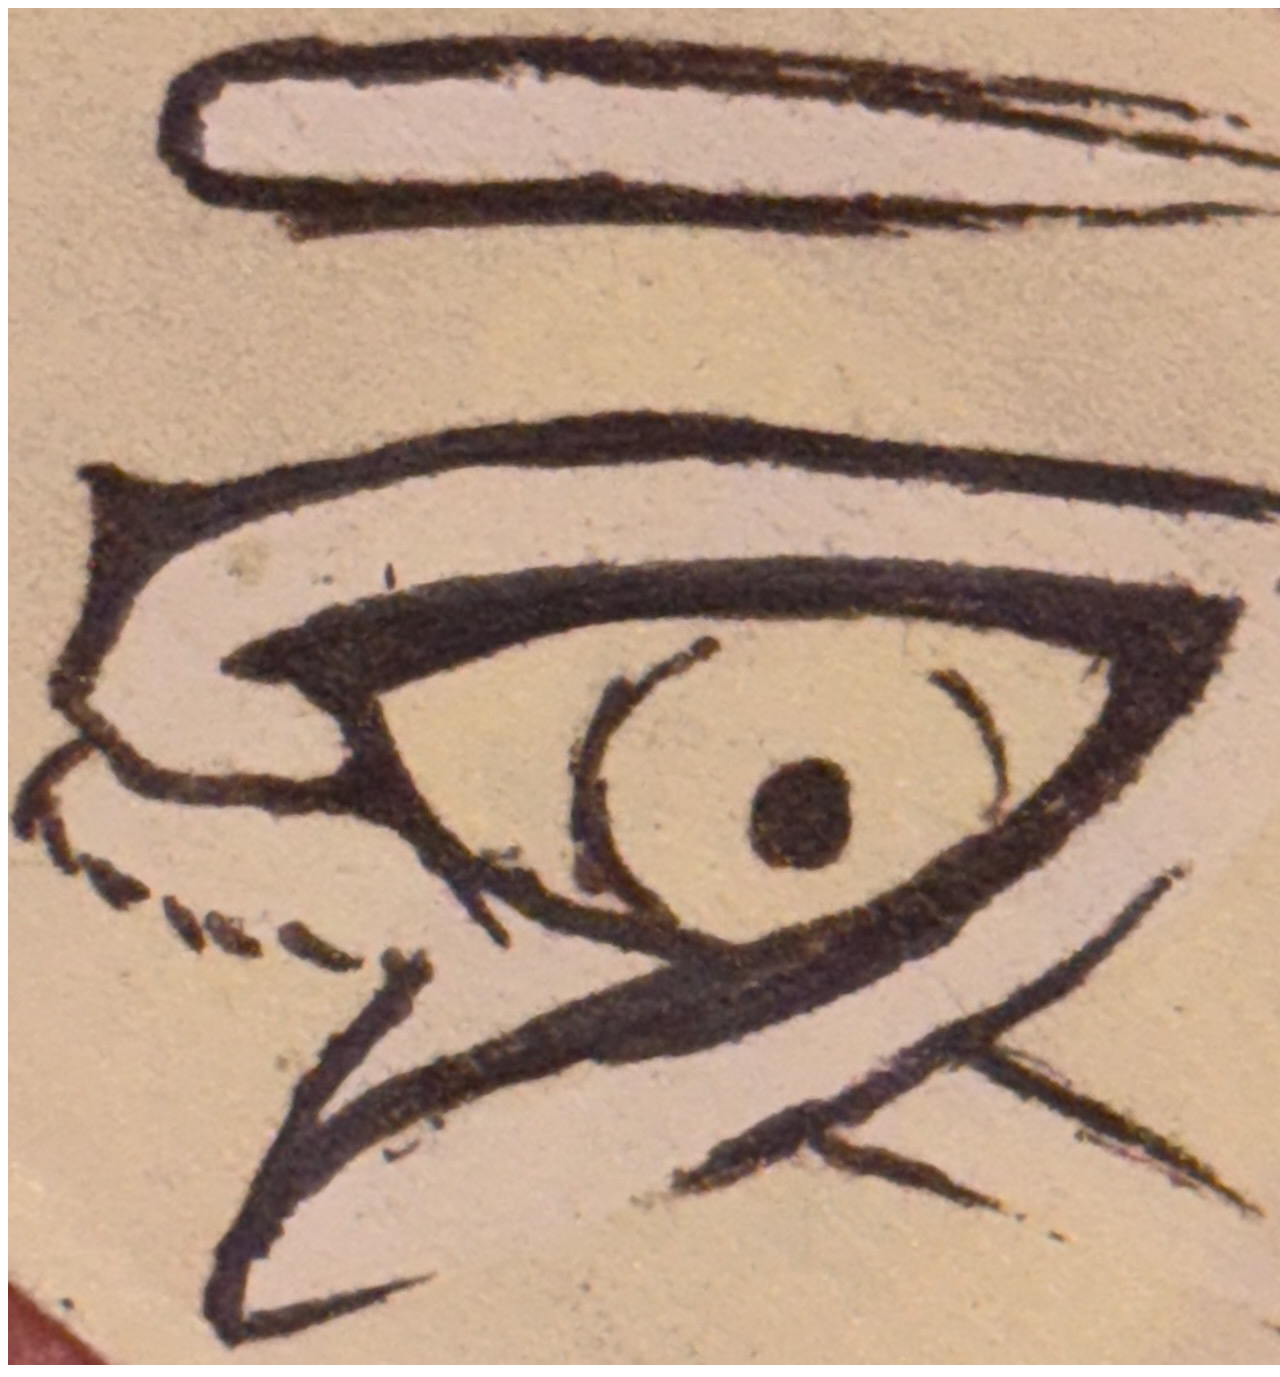
<file: contact.html>
<!DOCTYPE html>
<html lang="en">
    <head>
        <title>Contact information</title>
        <link rel="stylesheet" href="">
    </head>

    <body>
        <nav class="nav-section">
                <div class="nav-logo">
                    <a href="index.html" > <img src="Images/eye.png"> </a>
                </div>
        </nav>

    </body>
</html>
</file>
